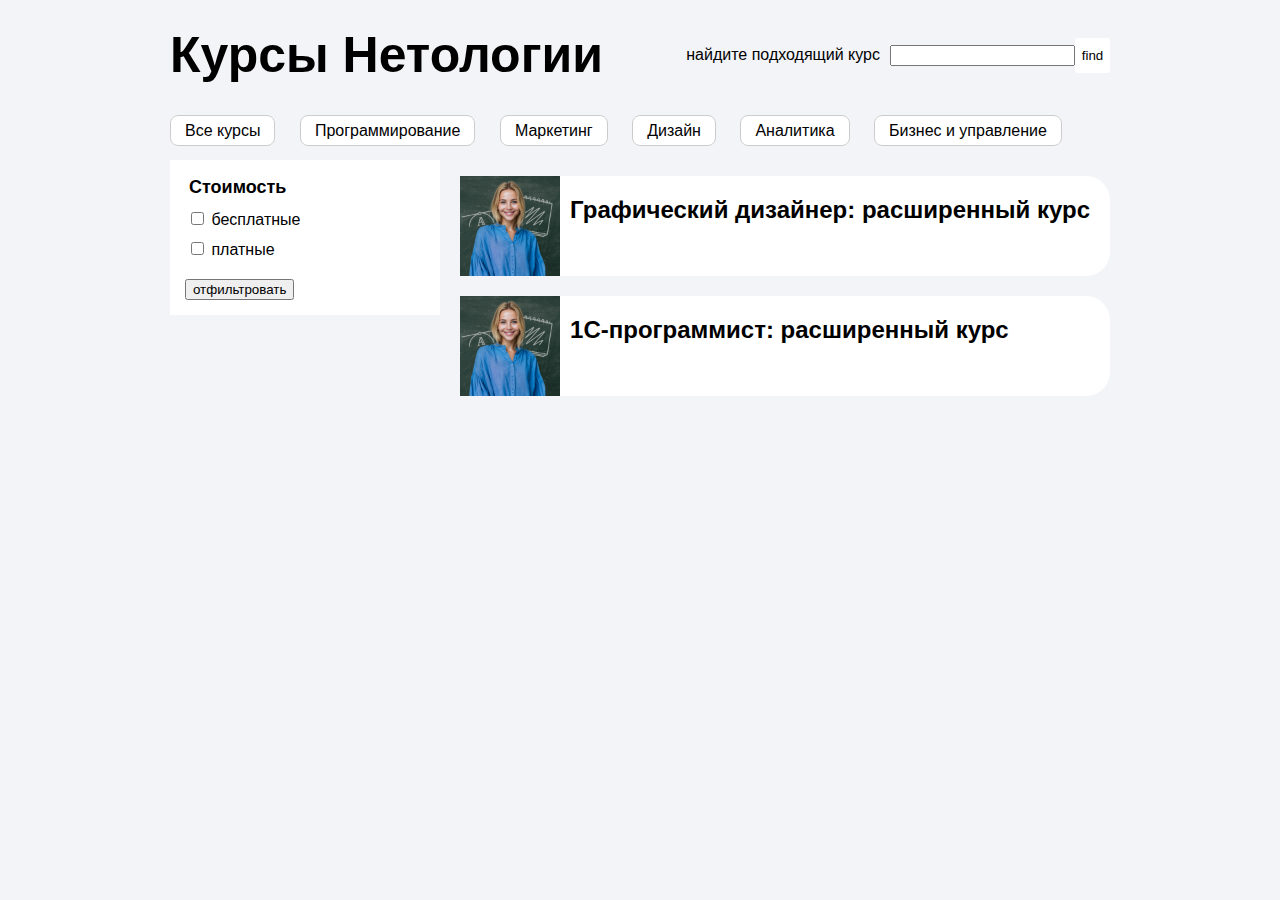
<file: form-elements/index.html>
<!DOCTYPE html>
<html lang="en">

<head>
  <meta charset="UTF-8">
  <meta name="description" content="Нестандартные элементы форм">
  <title>Нестандартные элементы форм</title>
  <link rel="stylesheet" href="https://netology-code.github.io/html/form-elements/css/style-common.css">
</head>

<body>
  <div class="wrp">

    <div class="title-search-wrp">
      <h1 class="text">Курсы Нетологии</h1>
      <!-- Форма поиска -->
      <form class="search-form">
         найдите подходящий курс
        <label class="search-label"></label>
        <input>
        <button class="search-button">find</button>
      </form>
    </div>

    <ul class="tag-list">
      <li class="tag-item"><a href="#">Все курсы</a></li>
      <li class="tag-item"><a href="#">Программирование</a></li>
      <li class="tag-item"><a href="#">Маркетинг</a></li>
      <li class="tag-item"><a href="#">Дизайн</a></li>
      <li class="tag-item"><a href="#">Аналитика</a></li>
      <li class="tag-item"><a href="#">Бизнес и управление</a></li>
    </ul>

    <div class="courses-wrp">
      <form class="form-filter">
        <fieldset>
          <legend>Стоимость</legend>
          <!-- Чекбоксы -->
          <div class="form-filter-row">
            <input class="form-filter-field visually-hidden" type="checkbox" id="free">
            <label class="form-filter-label" for="free">бесплатные</label>
          </div>
          <div class="form-filter-row">
            <input class="form-filter-field visually-hidden" type="checkbox" id="pay">
            <label class="form-filter-label" for="pay">платные</label>
          </div>

        </fieldset>
        <!-- Кнопка фильтрации -->
        <button class="form-filter-button">отфильтровать</button>
      </form>
      <ul>
        <li>
          <article class="course">
            <img class="course-img" src="https://netology-code.github.io/html/form-elements/img/designer.png" alt="курс">
            <h2>Графический дизайнер: расширенный курс</h2>
          </article>
          <article class="course">
            <img class="course-img" src="https://netology-code.github.io/html/form-elements/img/designer.png" alt="курс">
            <h2>1C-программист: расширенный курс</h2>
          </article>
        </li>
      </ul>
    </div>

  </div>
</body>

</html>
</file>
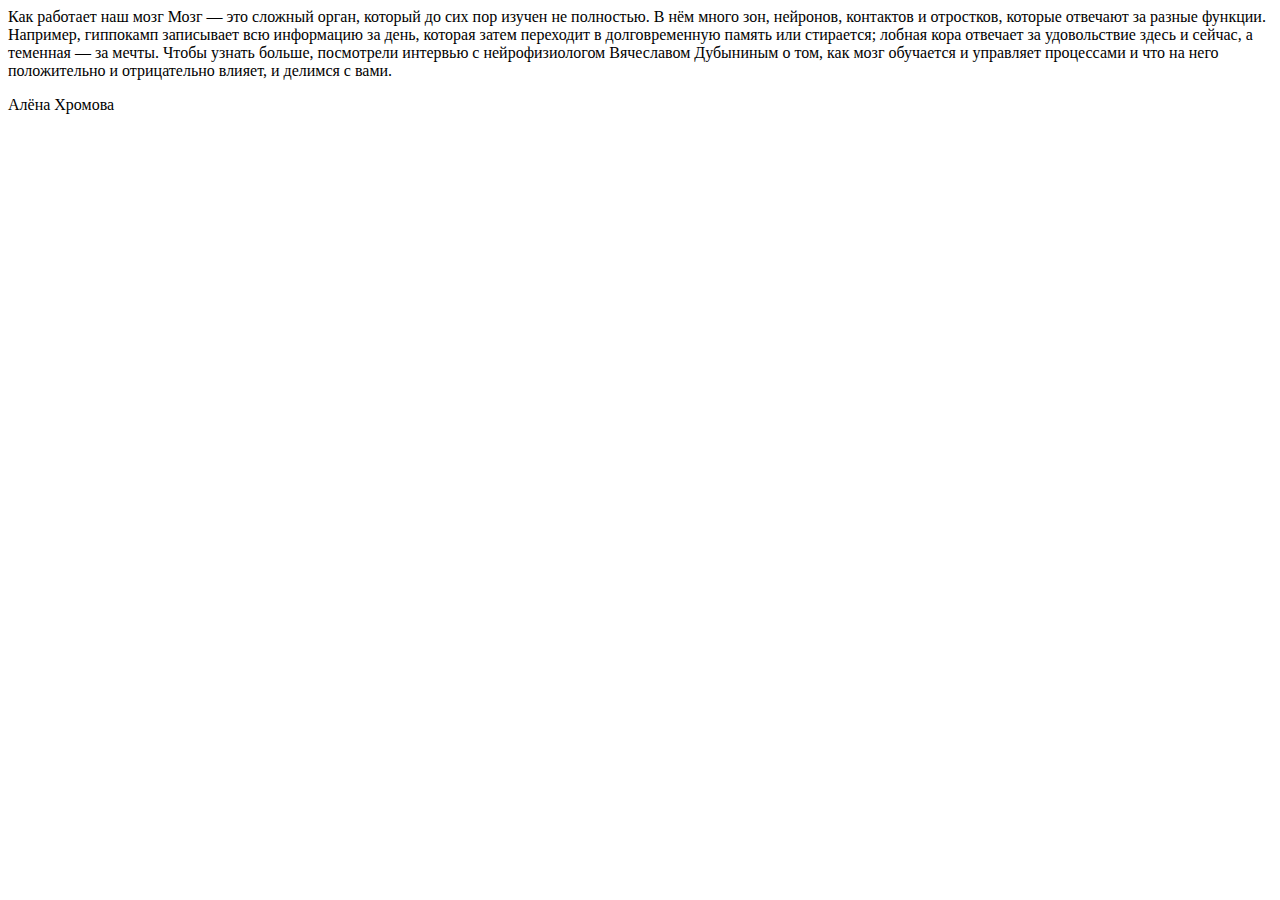
<file: introduction-html-css/index.html>
<!DOCTYPE html>

<html lang="ru">

<head>
  <meta charset="UTF-8">
  <meta name="description" content="Введение в вёрстку">
  <title>Введение в вёрстку</title>

</head>

<body>
  <div class="content-wrp">
    <div class="content">
      Как работает наш мозг
      Мозг — это сложный орган, который до сих пор изучен не полностью. В нём много зон, нейронов, контактов и
      отростков, которые отвечают за разные функции. Например, гиппокамп записывает всю информацию за день, которая
      затем переходит в долговременную память или стирается; лобная кора отвечает за удовольствие здесь и сейчас, а
      теменная — за мечты.
      Чтобы узнать больше, посмотрели интервью с нейрофизиологом Вячеславом Дубыниным о том, как мозг обучается и
      управляет процессами и что на него положительно и отрицательно влияет, и делимся с вами.
    </div>
    <div class="autor-wrp">
      <p>Алёна Хромова</p>
    </div>
  </div>
</body>

</html>
</file>
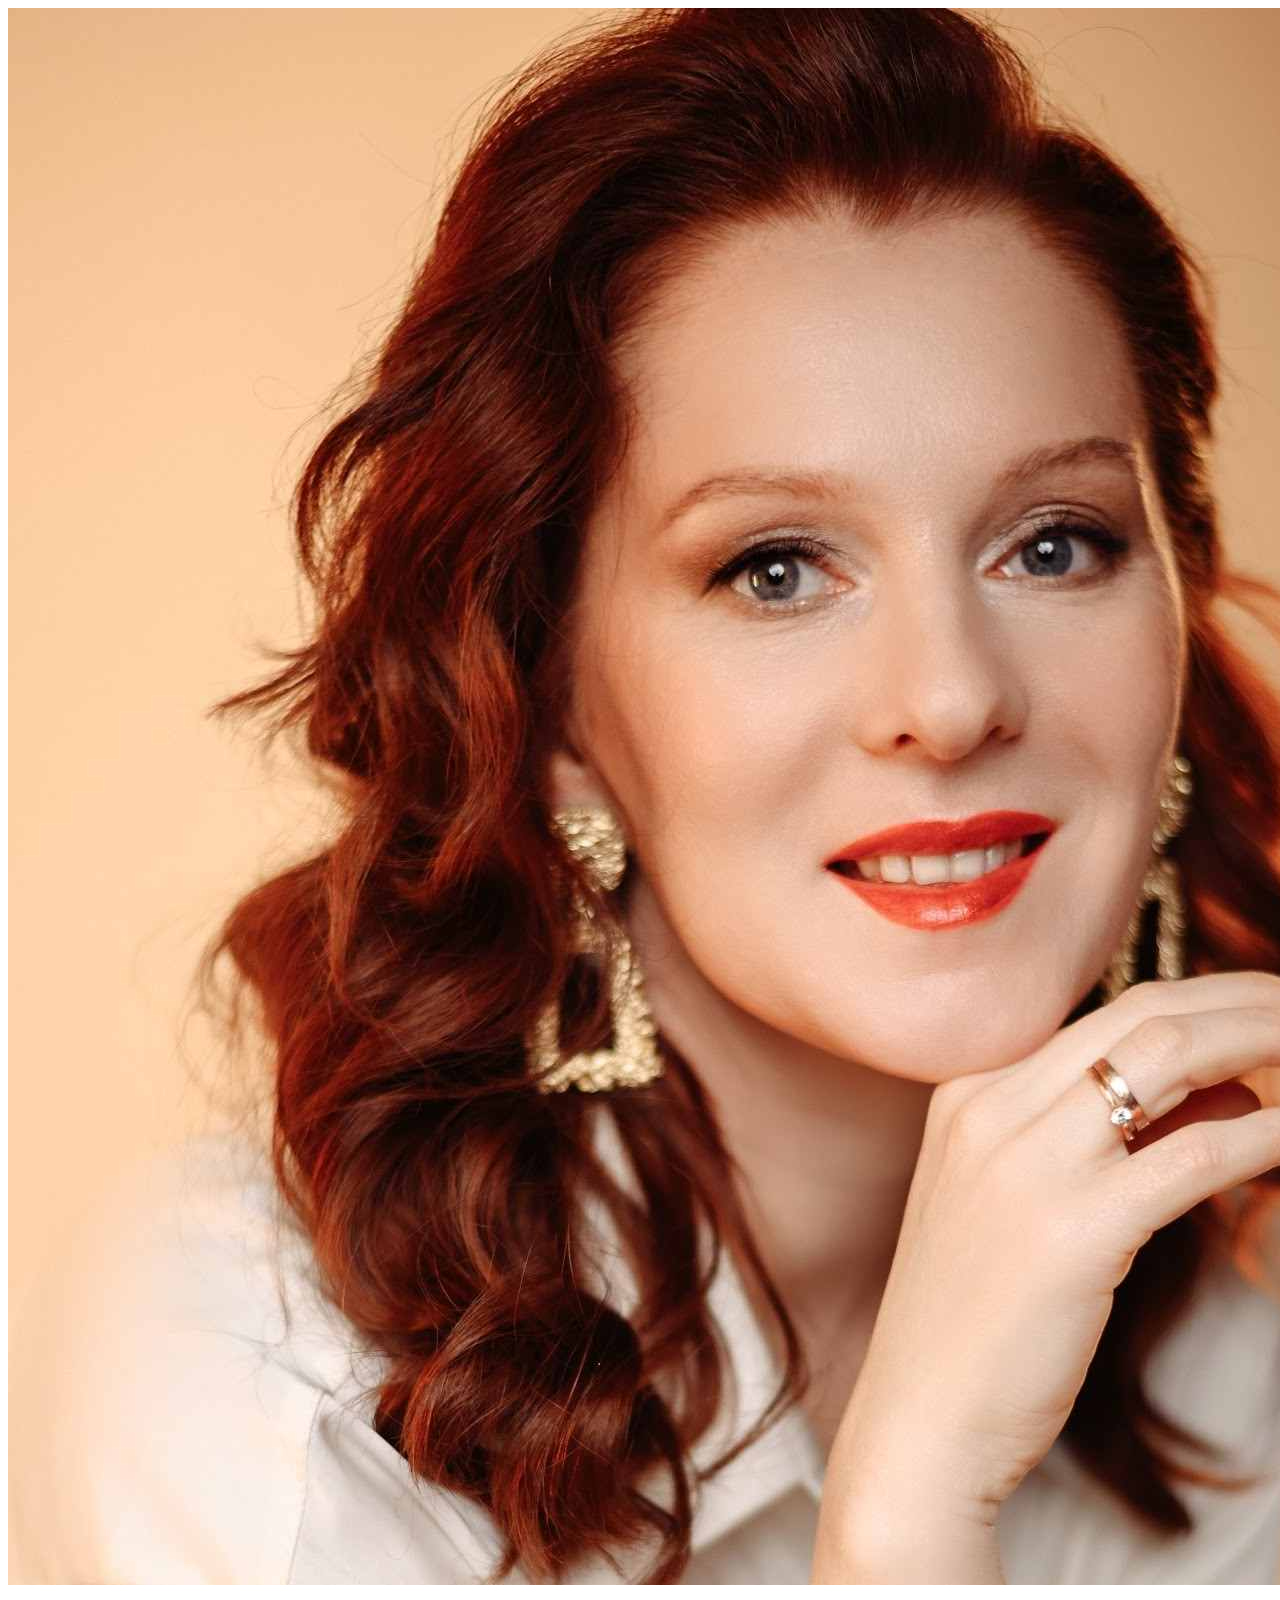
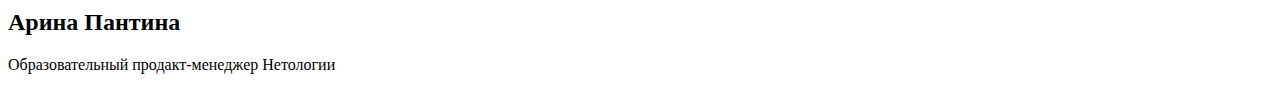
<file: flex-elements-positioning/html/index.html>
<!DOCTYPE html>
<html lang="ru">

<head>
  <meta charset="UTF-8">
  <meta name="description" content="Позиционирование флекс элементов">
  <title>Позиционирование флекс элементов</title>
</head>

<body>
  <main class="wrp">
    <!-- менять html этой вставки нельзя-->
   <div class="author">
    <img src="https://netology-code.github.io/html/flex-elements-positioning/img/author-pic.jpg" alt="Арина Пантина">
    <h2>Арина Пантина</h2>
    <p>Образовательный продакт-менеджер Нетологии</p>
  </div>
     <!-- конец вставки -->
  <div class="content">
    
    
  </div>
 
</main>
</body>

</html>
</file>
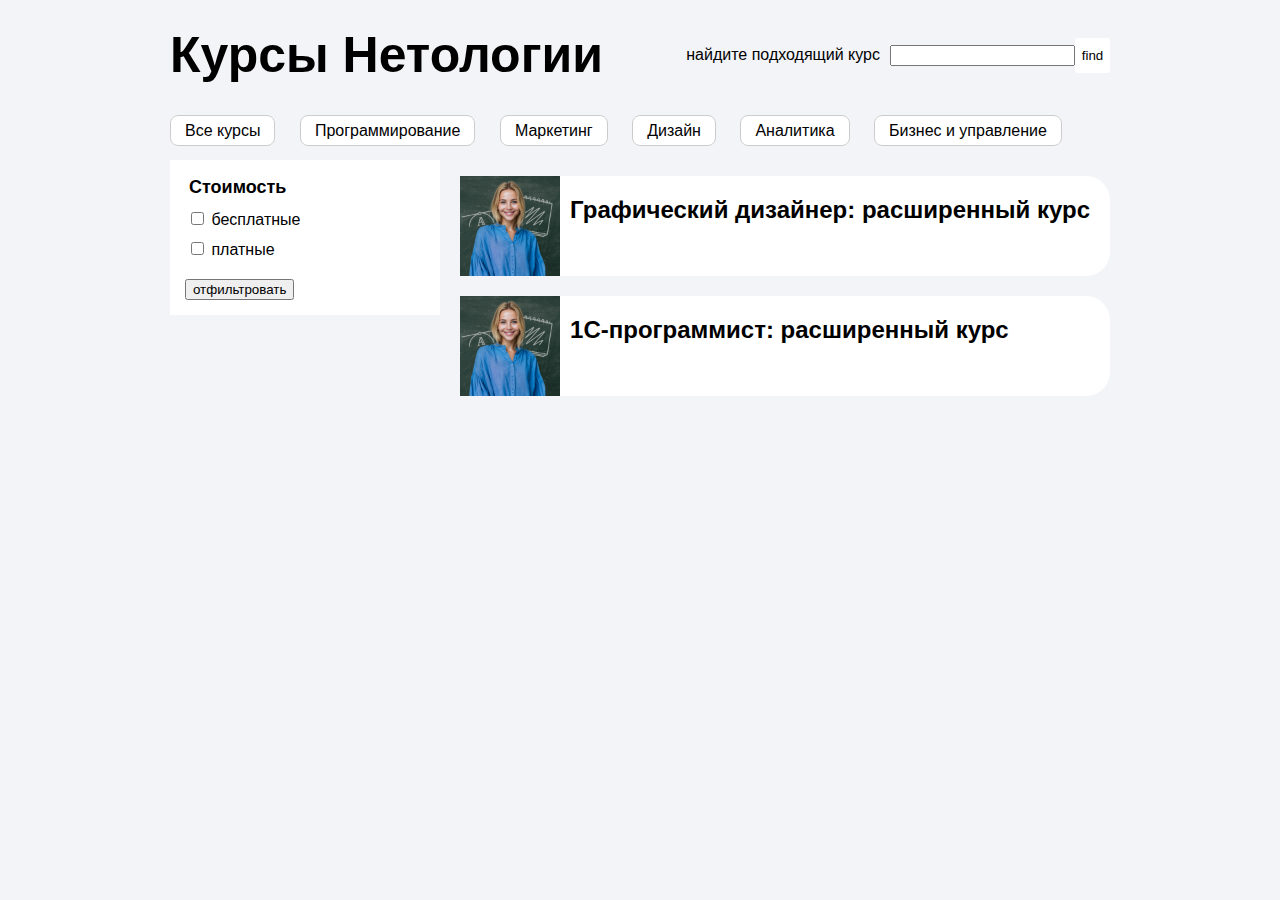
<file: form-elements/html/index.html>
<!DOCTYPE html>
<html lang="ru">

<head>
  <meta charset="UTF-8">
  <meta name="description" content="Нестандартные элементы форм">
  <title>Нестандартные элементы форм</title>
  <link rel="stylesheet" href="https://netology-code.github.io/html/form-elements/css/style-common.css">
</head>

<body>
  <div class="wrp">

    <div class="title-search-wrp">
      <h1 class="text">Курсы Нетологии</h1>
      <!-- Форма поиска -->
      <form class="search-form">
         найдите подходящий курс
        <label class="search-label"></label>
        <input>
        <button class="search-button">find</button>
      </form>
    </div>

    <ul class="tag-list">
      <li class="tag-item"><a href="#">Все курсы</a></li>
      <li class="tag-item"><a href="#">Программирование</a></li>
      <li class="tag-item"><a href="#">Маркетинг</a></li>
      <li class="tag-item"><a href="#">Дизайн</a></li>
      <li class="tag-item"><a href="#">Аналитика</a></li>
      <li class="tag-item"><a href="#">Бизнес и управление</a></li>
    </ul>

    <div class="courses-wrp">
      <form class="form-filter">
        <fieldset>
          <legend>Стоимость</legend>
          <!-- Чекбоксы -->
          <div class="form-filter-row">
            <input class="form-filter-field visually-hidden" type="checkbox" id="free">
            <label class="form-filter-label" for="free">бесплатные</label>
          </div>
          <div class="form-filter-row">
            <input class="form-filter-field visually-hidden" type="checkbox" id="pay">
            <label class="form-filter-label" for="pay">платные</label>
          </div>

        </fieldset>
        <!-- Кнопка фильтрации -->
        <button class="form-filter-button">отфильтровать</button>
      </form>
      <ul>
        <li>
          <article class="course">
            <img class="course-img" src="https://netology-code.github.io/html/form-elements/img/designer.png" alt="курс">
            <h2>Графический дизайнер: расширенный курс</h2>
          </article>
          <article class="course">
            <img class="course-img" src="https://netology-code.github.io/html/form-elements/img/designer.png" alt="курс">
            <h2>1C-программист: расширенный курс</h2>
          </article>
        </li>
      </ul>
    </div>

  </div>
</body>

</html>
</file>
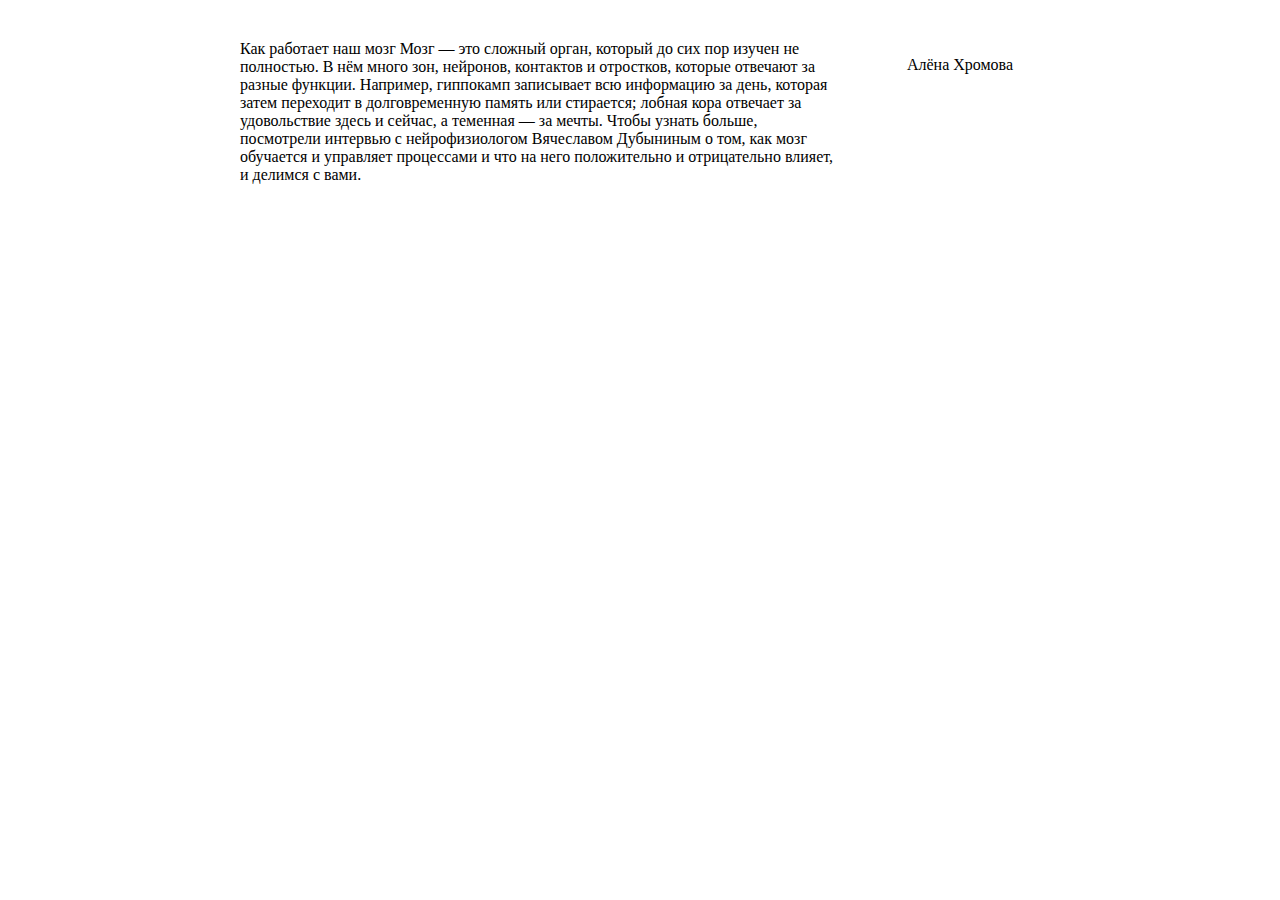
<file: introduction-html-css/html/index.html>
<!DOCTYPE html>

<html lang="ru">

<head>
  <meta charset="UTF-8">
  <meta name="description" content="Введение в вёрстку">
  <title>Введение в вёрстку</title>
  <link rel="stylesheet" href="https://netology-code.github.io/html/introduction-html-css/css/style-common.css">
</head>

<body>
  <div class="content-wrp">
    <div class="content">
      Как работает наш мозг
      Мозг — это сложный орган, который до сих пор изучен не полностью. В нём много зон, нейронов, контактов и
      отростков, которые отвечают за разные функции. Например, гиппокамп записывает всю информацию за день, которая
      затем переходит в долговременную память или стирается; лобная кора отвечает за удовольствие здесь и сейчас, а
      теменная — за мечты.
      Чтобы узнать больше, посмотрели интервью с нейрофизиологом Вячеславом Дубыниным о том, как мозг обучается и
      управляет процессами и что на него положительно и отрицательно влияет, и делимся с вами.
    </div>
    <div class="autor-wrp">
      <p>Алёна Хромова</p>
    </div>
  </div>
</body>

</html>
</file>
